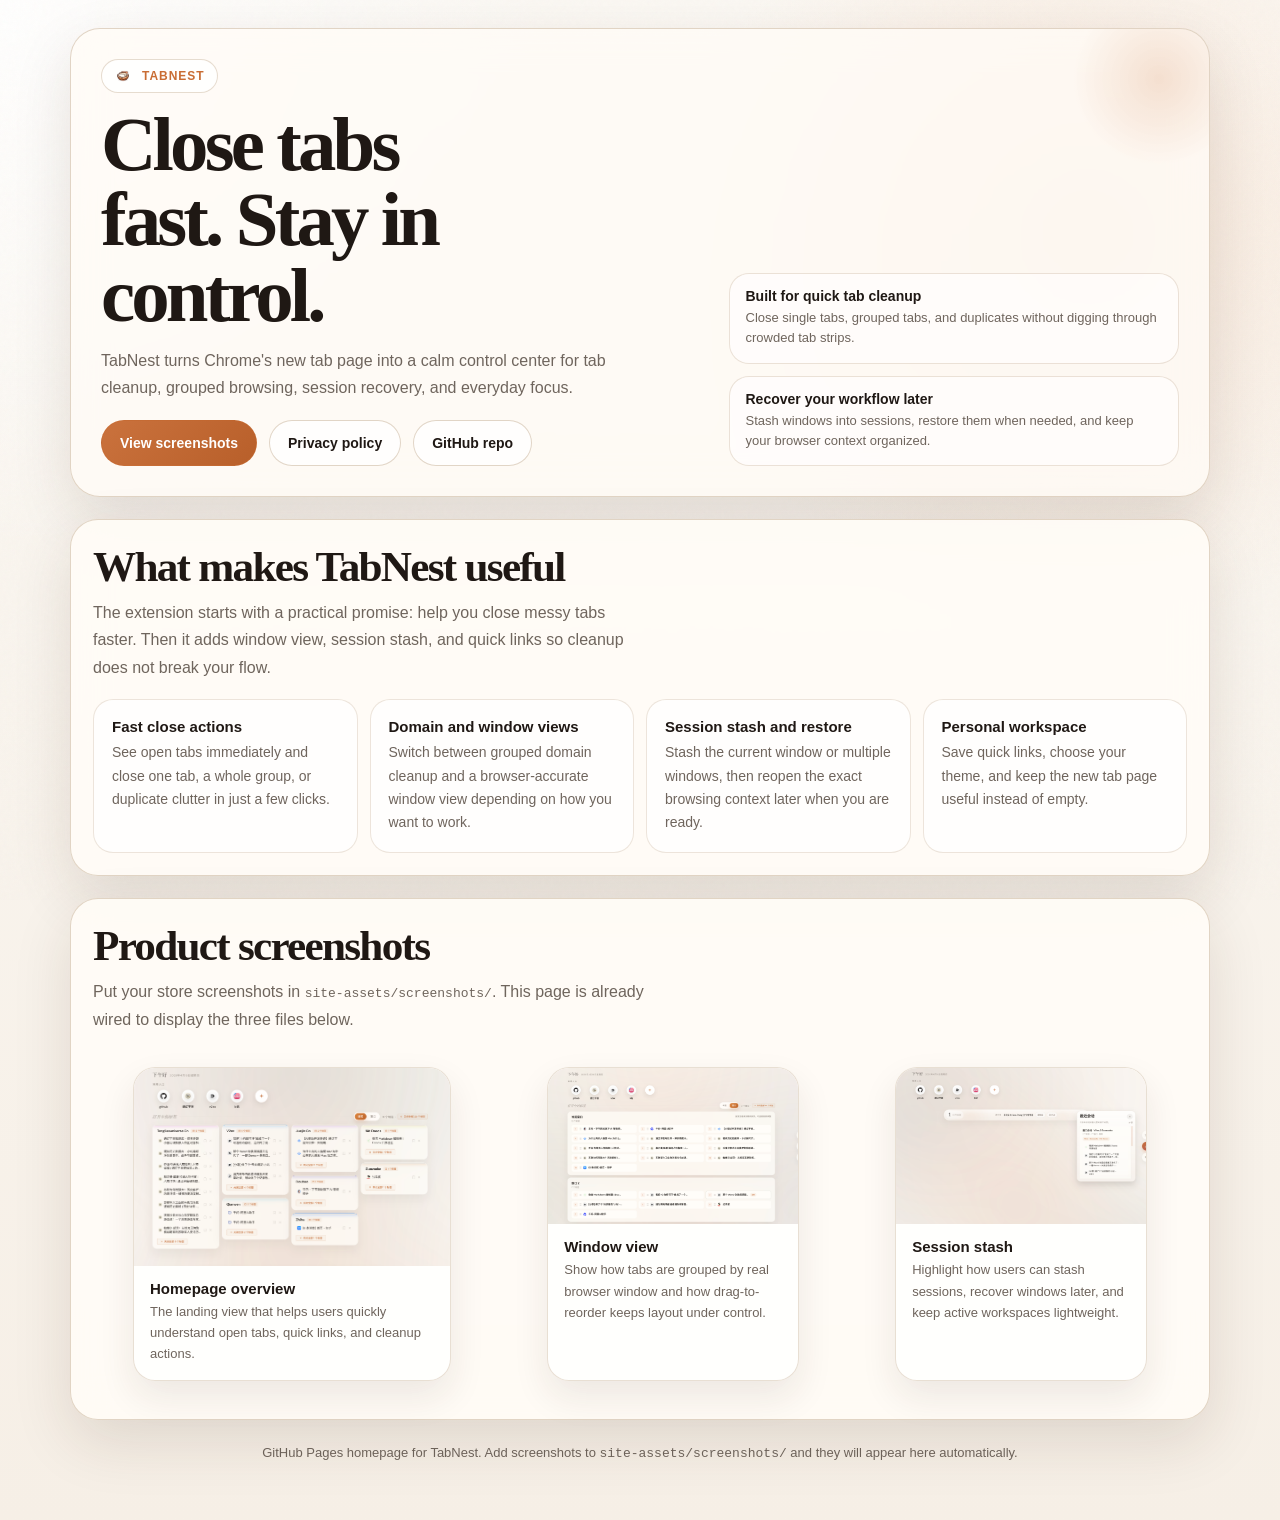
<file: index.html>
<!DOCTYPE html>
<html lang="en">
<head>
  <meta charset="UTF-8">
  <meta name="viewport" content="width=device-width, initial-scale=1.0">
  <title>TabNest</title>
  <meta name="description" content="TabNest helps you quickly close, organize, and restore browser tabs from a calm new tab workspace.">
  <style>
    :root {
      --bg: #f6efe6;
      --surface: rgba(255, 252, 247, 0.78);
      --surface-strong: rgba(255, 252, 247, 0.92);
      --border: rgba(210, 191, 170, 0.65);
      --ink: #1f1814;
      --muted: #6f655d;
      --accent: #c96d34;
      --accent-soft: rgba(201, 109, 52, 0.12);
      --sage: #5a7a62;
      --shadow: 0 22px 60px rgba(57, 35, 19, 0.12);
    }

    * {
      box-sizing: border-box;
    }

    html {
      scroll-behavior: smooth;
    }

    body {
      margin: 0;
      font-family: -apple-system, BlinkMacSystemFont, "Segoe UI", "PingFang SC", "Hiragino Sans GB", "Microsoft YaHei", sans-serif;
      color: var(--ink);
      background:
        radial-gradient(circle at top left, rgba(255, 255, 255, 0.86), transparent 28%),
        radial-gradient(circle at 85% 15%, rgba(242, 204, 177, 0.35), transparent 24%),
        linear-gradient(180deg, #fbf8f3 0%, var(--bg) 100%);
      min-height: 100vh;
    }

    body::before {
      content: "";
      position: fixed;
      inset: 0;
      background-image: url("data:image/svg+xml,%3Csvg viewBox='0 0 240 240' xmlns='http://www.w3.org/2000/svg'%3E%3Cfilter id='n'%3E%3CfeTurbulence type='fractalNoise' baseFrequency='0.85' numOctaves='3' stitchTiles='stitch'/%3E%3C/filter%3E%3Crect width='100%25' height='100%25' filter='url(%23n)' opacity='0.025'/%3E%3C/svg%3E");
      pointer-events: none;
      opacity: 0.7;
    }

    a {
      color: inherit;
      text-decoration: none;
    }

    .page {
      width: min(1140px, calc(100vw - 24px));
      margin: 0 auto;
      padding: 20px 0 56px;
      position: relative;
      z-index: 1;
    }

    .hero {
      display: grid;
      grid-template-columns: 1fr;
      gap: 18px;
      padding: 22px;
      border: 1px solid var(--border);
      border-radius: 30px;
      background: var(--surface);
      backdrop-filter: blur(18px);
      box-shadow: var(--shadow);
      overflow: hidden;
      position: relative;
    }

    .hero::after {
      content: "";
      position: absolute;
      right: -40px;
      top: -40px;
      width: 180px;
      height: 180px;
      background: radial-gradient(circle, rgba(201, 109, 52, 0.18), transparent 68%);
      pointer-events: none;
    }

    .eyebrow {
      display: inline-flex;
      align-items: center;
      gap: 10px;
      width: fit-content;
      padding: 7px 12px;
      border-radius: 999px;
      background: rgba(255, 255, 255, 0.72);
      border: 1px solid rgba(210, 191, 170, 0.55);
      color: var(--accent);
      font-size: 12px;
      font-weight: 700;
      letter-spacing: 0.08em;
      text-transform: uppercase;
    }

    .eyebrow img {
      width: 18px;
      height: 18px;
      border-radius: 4px;
    }

    h1 {
      margin: 0;
      font-family: Georgia, "Times New Roman", "Songti SC", serif;
      font-size: clamp(2.5rem, 9vw, 4.8rem);
      line-height: 0.98;
      letter-spacing: -0.05em;
      max-width: 9ch;
    }

    .hero-copy {
      display: grid;
      gap: 14px;
      max-width: 62ch;
    }

    .hero-copy p {
      margin: 0;
      color: var(--muted);
      font-size: 1rem;
      line-height: 1.72;
    }

    .hero-actions {
      display: flex;
      flex-wrap: wrap;
      gap: 12px;
      margin-top: 4px;
    }

    .button {
      min-height: 46px;
      padding: 0 18px;
      border-radius: 999px;
      border: 1px solid var(--border);
      display: inline-flex;
      align-items: center;
      justify-content: center;
      font-size: 14px;
      font-weight: 700;
      transition: transform 0.2s ease, border-color 0.2s ease, background 0.2s ease, box-shadow 0.2s ease;
    }

    .button:hover {
      transform: translateY(-1px);
      box-shadow: 0 12px 24px rgba(57, 35, 19, 0.08);
    }

    .button-primary {
      background: linear-gradient(135deg, #ca723d, #b85f2a);
      color: #fff;
      border-color: rgba(201, 109, 52, 0.4);
    }

    .button-secondary {
      background: rgba(255, 255, 255, 0.78);
      color: var(--ink);
    }

    .stats {
      display: grid;
      grid-template-columns: repeat(2, minmax(0, 1fr));
      gap: 12px;
      margin-top: 6px;
    }

    .stat {
      padding: 14px 16px;
      border-radius: 20px;
      background: rgba(255, 255, 255, 0.6);
      border: 1px solid rgba(210, 191, 170, 0.45);
    }

    .stat strong {
      display: block;
      font-size: 14px;
      margin-bottom: 4px;
    }

    .stat span {
      color: var(--muted);
      font-size: 13px;
      line-height: 1.55;
    }

    .section {
      margin-top: 22px;
      padding: 22px;
      border-radius: 28px;
      border: 1px solid var(--border);
      background: var(--surface-strong);
      box-shadow: var(--shadow);
      backdrop-filter: blur(18px);
    }

    .section-heading {
      display: grid;
      gap: 8px;
      margin-bottom: 18px;
    }

    .section-heading h2 {
      margin: 0;
      font-family: Georgia, "Times New Roman", "Songti SC", serif;
      font-size: clamp(1.8rem, 5vw, 2.7rem);
      letter-spacing: -0.04em;
    }

    .section-heading p {
      margin: 0;
      color: var(--muted);
      max-width: 62ch;
      line-height: 1.72;
    }

    .feature-grid {
      display: grid;
      grid-template-columns: 1fr;
      gap: 12px;
    }

    .feature {
      padding: 18px;
      border-radius: 20px;
      background: rgba(255, 255, 255, 0.7);
      border: 1px solid rgba(210, 191, 170, 0.4);
    }

    .feature strong {
      display: block;
      margin-bottom: 6px;
      font-size: 15px;
    }

    .feature p {
      margin: 0;
      color: var(--muted);
      font-size: 14px;
      line-height: 1.66;
    }

    .shot-grid {
      display: grid;
      grid-template-columns: 1fr;
      gap: 16px;
    }

    .shot-card {
      overflow: hidden;
      border-radius: 22px;
      background: rgba(255, 255, 255, 0.76);
      border: 1px solid rgba(210, 191, 170, 0.5);
      box-shadow: 0 16px 36px rgba(57, 35, 19, 0.09);
    }

    .shot-frame {
      position: relative;
      aspect-ratio: 16 / 10;
      background:
        linear-gradient(180deg, rgba(255, 248, 241, 0.9), rgba(249, 243, 236, 0.84));
      display: grid;
      place-items: center;
      overflow: hidden;
    }

    .shot-frame img {
      width: 100%;
      height: 100%;
      object-fit: cover;
      display: block;
    }

    .shot-card.is-missing .shot-frame {
      background:
        radial-gradient(circle at top right, rgba(201, 109, 52, 0.12), transparent 32%),
        linear-gradient(180deg, rgba(255, 251, 245, 0.95), rgba(247, 241, 234, 0.9));
    }

    .shot-card.is-missing .shot-frame::before {
      content: "Drop screenshot here";
      display: inline-flex;
      align-items: center;
      justify-content: center;
      width: min(76%, 320px);
      min-height: 52px;
      padding: 18px 20px;
      border-radius: 18px;
      border: 1.5px dashed rgba(201, 109, 52, 0.34);
      background: rgba(255, 255, 255, 0.64);
      color: var(--accent);
      font-size: 14px;
      font-weight: 700;
      letter-spacing: 0.04em;
      text-transform: uppercase;
    }

    .shot-card figcaption {
      display: grid;
      gap: 4px;
      padding: 14px 16px 16px;
    }

    .shot-card strong {
      font-size: 15px;
    }

    .shot-card span {
      color: var(--muted);
      font-size: 13px;
      line-height: 1.62;
    }

    .footer {
      margin-top: 22px;
      text-align: center;
      color: var(--muted);
      font-size: 13px;
      line-height: 1.7;
    }

    .footer a {
      color: var(--accent);
      font-weight: 700;
    }

    @media (min-width: 768px) {
      .page {
        width: min(1140px, calc(100vw - 48px));
        padding-top: 28px;
      }

      .hero {
        grid-template-columns: minmax(0, 1.15fr) minmax(280px, 0.85fr);
        align-items: end;
        padding: 30px;
      }

      .stats {
        grid-template-columns: 1fr;
      }

      .feature-grid {
        grid-template-columns: repeat(2, minmax(0, 1fr));
      }

      .shot-grid {
        grid-template-columns: repeat(2, minmax(0, 1fr));
      }

      .shot-card:first-child {
        grid-column: span 2;
      }
    }

    @media (min-width: 1024px) {
      .feature-grid {
        grid-template-columns: repeat(4, minmax(0, 1fr));
      }

      .shot-grid {
        grid-template-columns: 1.2fr 1fr 1fr;
      }

      .shot-card:first-child {
        grid-column: auto;
      }
    }
  </style>
</head>
<body>
  <main class="page">
    <section class="hero">
      <div class="hero-copy">
        <div class="eyebrow">
          <img src="extension/icons/icon48.png" alt="">
          TabNest
        </div>
        <h1>Close tabs fast. Stay in control.</h1>
        <p>
          TabNest turns Chrome's new tab page into a calm control center for tab cleanup, grouped browsing, session recovery, and everyday focus.
        </p>
        <div class="hero-actions">
          <a class="button button-primary" href="#screenshots">View screenshots</a>
          <a class="button button-secondary" href="privacy-policy.html">Privacy policy</a>
          <a class="button button-secondary" href="https://github.com/Acorn2/tab-nest" target="_blank" rel="noopener noreferrer">GitHub repo</a>
        </div>
      </div>

      <div class="stats">
        <div class="stat">
          <strong>Built for quick tab cleanup</strong>
          <span>Close single tabs, grouped tabs, and duplicates without digging through crowded tab strips.</span>
        </div>
        <div class="stat">
          <strong>Recover your workflow later</strong>
          <span>Stash windows into sessions, restore them when needed, and keep your browser context organized.</span>
        </div>
      </div>
    </section>

    <section class="section">
      <div class="section-heading">
        <h2>What makes TabNest useful</h2>
        <p>
          The extension starts with a practical promise: help you close messy tabs faster. Then it adds window view, session stash, and quick links so cleanup does not break your flow.
        </p>
      </div>
      <div class="feature-grid">
        <article class="feature">
          <strong>Fast close actions</strong>
          <p>See open tabs immediately and close one tab, a whole group, or duplicate clutter in just a few clicks.</p>
        </article>
        <article class="feature">
          <strong>Domain and window views</strong>
          <p>Switch between grouped domain cleanup and a browser-accurate window view depending on how you want to work.</p>
        </article>
        <article class="feature">
          <strong>Session stash and restore</strong>
          <p>Stash the current window or multiple windows, then reopen the exact browsing context later when you are ready.</p>
        </article>
        <article class="feature">
          <strong>Personal workspace</strong>
          <p>Save quick links, choose your theme, and keep the new tab page useful instead of empty.</p>
        </article>
      </div>
    </section>

    <section class="section" id="screenshots">
      <div class="section-heading">
        <h2>Product screenshots</h2>
        <p>
          Put your store screenshots in <code>site-assets/screenshots/</code>. This page is already wired to display the three files below.
        </p>
      </div>

      <div class="shot-grid">
        <figure class="shot-card" data-shot-card>
          <div class="shot-frame">
            <img src="site-assets/screenshots/homepage.png" alt="TabNest homepage screenshot" data-shot-image>
          </div>
          <figcaption>
            <strong>Homepage overview</strong>
            <span>The landing view that helps users quickly understand open tabs, quick links, and cleanup actions.</span>
          </figcaption>
        </figure>

        <figure class="shot-card" data-shot-card>
          <div class="shot-frame">
            <img src="site-assets/screenshots/windowsPage.png" alt="TabNest window view screenshot" data-shot-image>
          </div>
          <figcaption>
            <strong>Window view</strong>
            <span>Show how tabs are grouped by real browser window and how drag-to-reorder keeps layout under control.</span>
          </figcaption>
        </figure>

        <figure class="shot-card" data-shot-card>
          <div class="shot-frame">
            <img src="site-assets/screenshots/opensession.png" alt="TabNest session stash screenshot" data-shot-image>
          </div>
          <figcaption>
            <strong>Session stash</strong>
            <span>Highlight how users can stash sessions, recover windows later, and keep active workspaces lightweight.</span>
          </figcaption>
        </figure>
      </div>
    </section>

    <div class="footer">
      GitHub Pages homepage for TabNest. Add screenshots to <code>site-assets/screenshots/</code> and they will appear here automatically.
    </div>
  </main>

  <script>
    document.querySelectorAll('[data-shot-card]').forEach(card => {
      const image = card.querySelector('[data-shot-image]');
      if (!image) return;

      image.addEventListener('error', () => {
        card.classList.add('is-missing');
        image.remove();
      }, { once: true });
    });
  </script>
</body>
</html>
</file>
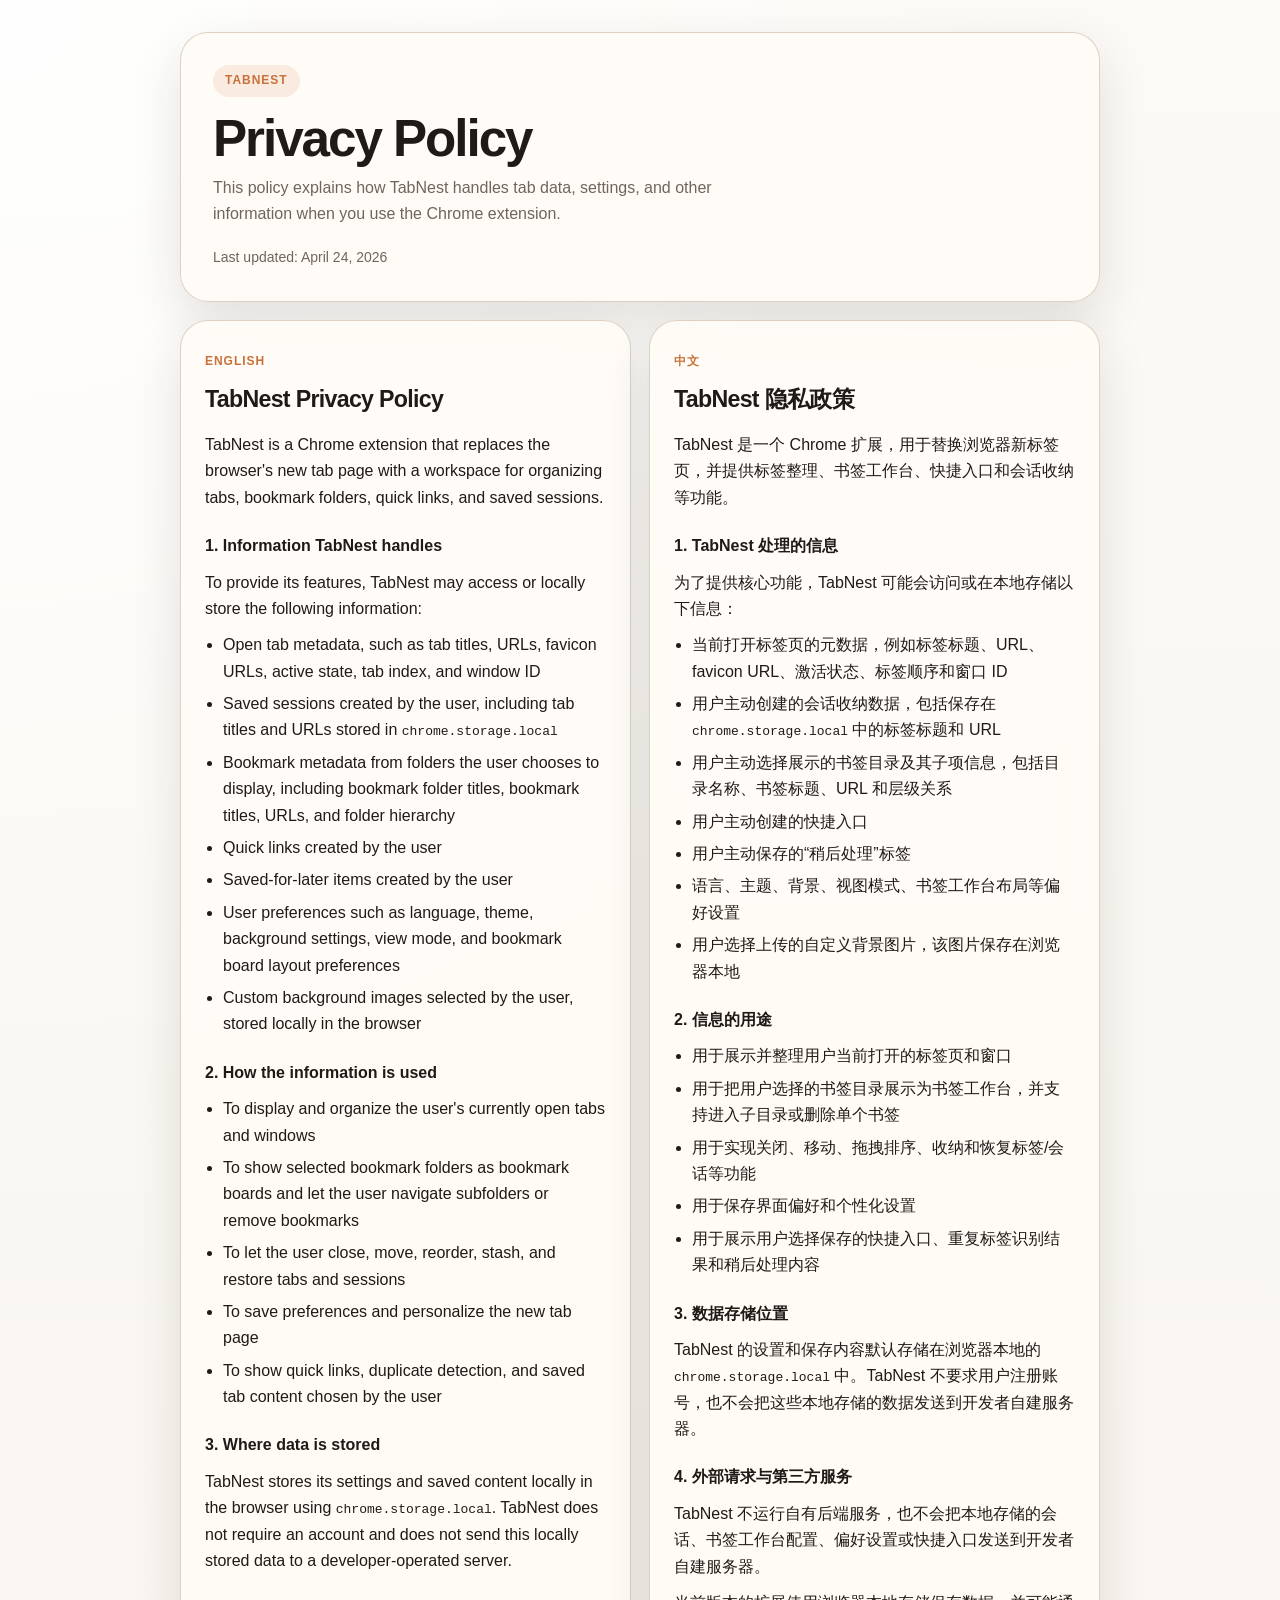
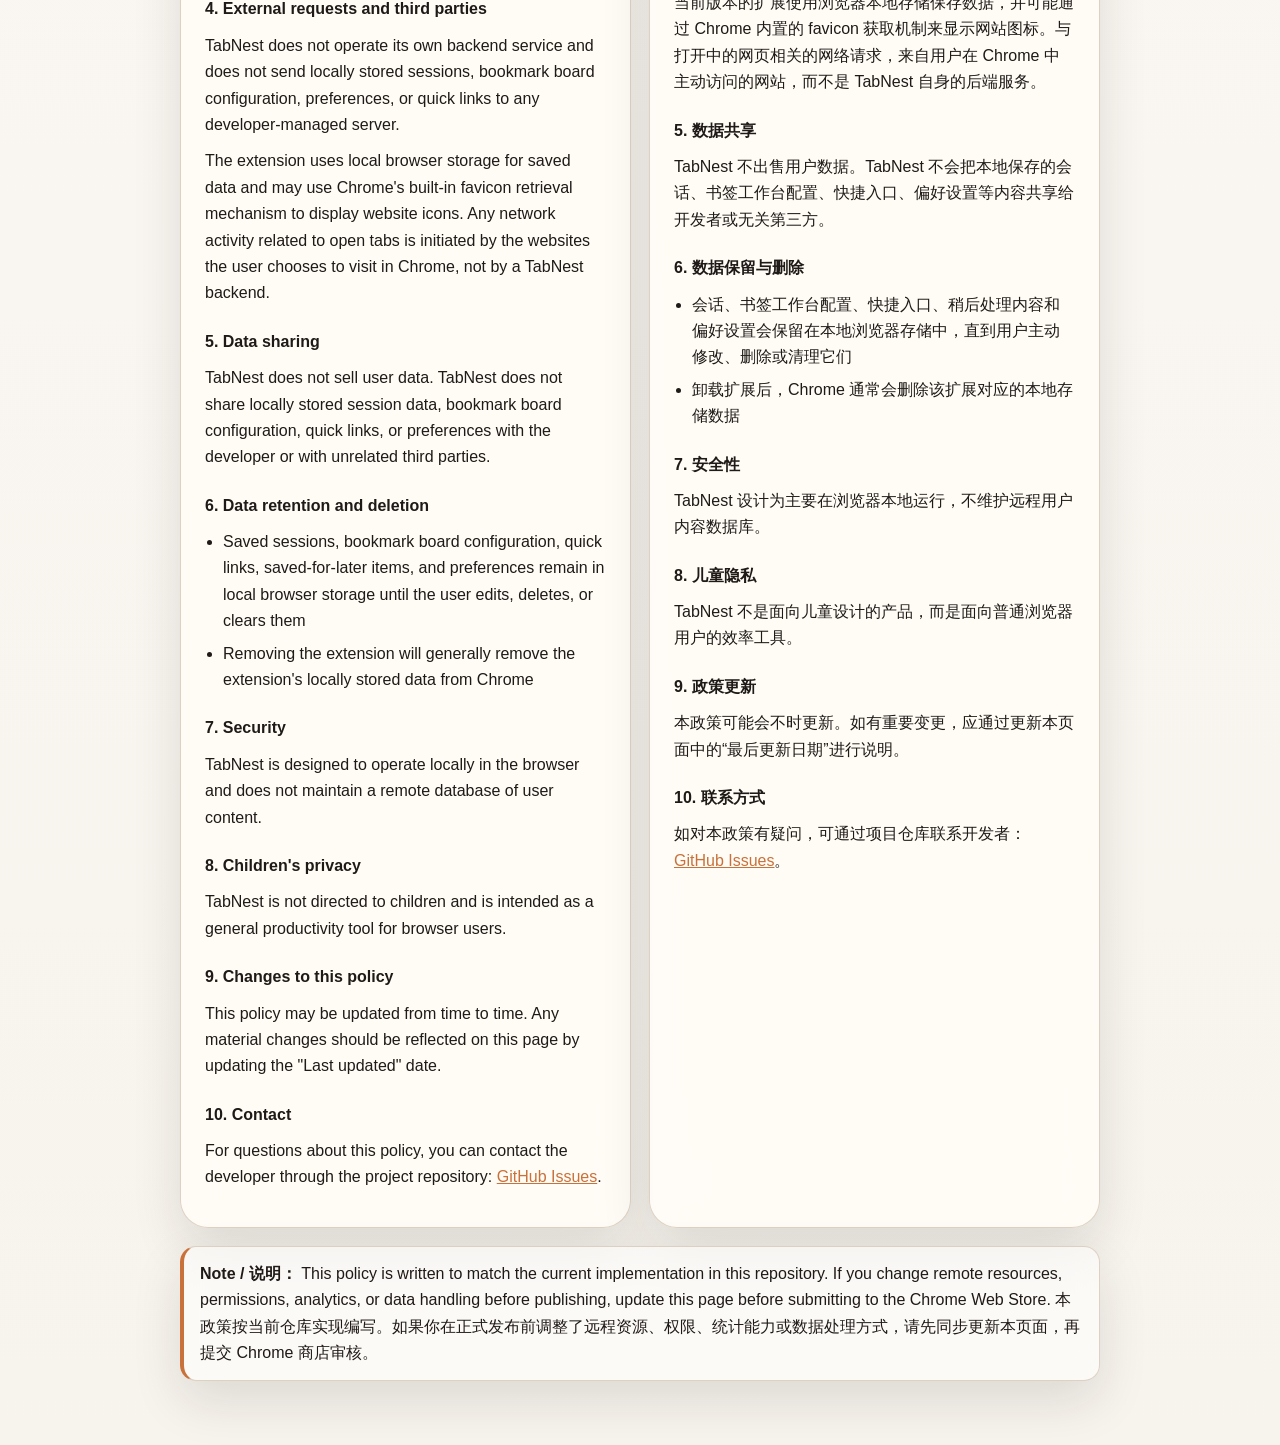
<file: privacy-policy.html>
<!DOCTYPE html>
<html lang="en">
<head>
  <meta charset="UTF-8">
  <meta name="viewport" content="width=device-width, initial-scale=1.0">
  <title>TabNest Privacy Policy</title>
  <style>
    :root {
      --bg: #f7f3ed;
      --panel: rgba(255, 252, 247, 0.92);
      --panel-border: rgba(209, 193, 176, 0.72);
      --ink: #1f1a17;
      --muted: #6f655d;
      --accent: #c8713a;
      --accent-soft: rgba(200, 113, 58, 0.12);
      --shadow: 0 20px 50px rgba(37, 29, 24, 0.12);
    }

    * {
      box-sizing: border-box;
    }

    body {
      margin: 0;
      font-family: -apple-system, BlinkMacSystemFont, "Segoe UI", sans-serif;
      color: var(--ink);
      background:
        radial-gradient(circle at top left, rgba(255, 255, 255, 0.9), transparent 34%),
        linear-gradient(180deg, #fcfaf6 0%, var(--bg) 100%);
      line-height: 1.65;
    }

    main {
      width: min(920px, calc(100vw - 32px));
      margin: 32px auto 64px;
    }

    .hero,
    .card {
      border: 1px solid var(--panel-border);
      background: var(--panel);
      border-radius: 28px;
      box-shadow: var(--shadow);
      backdrop-filter: blur(14px);
    }

    .hero {
      padding: 32px;
      margin-bottom: 18px;
    }

    .eyebrow {
      display: inline-flex;
      align-items: center;
      padding: 6px 12px;
      border-radius: 999px;
      background: var(--accent-soft);
      color: var(--accent);
      font-size: 12px;
      font-weight: 700;
      letter-spacing: 0.08em;
      text-transform: uppercase;
    }

    h1 {
      margin: 16px 0 10px;
      font-size: clamp(2rem, 4vw, 3.3rem);
      line-height: 1.02;
      letter-spacing: -0.04em;
    }

    .subtitle {
      margin: 0;
      max-width: 60ch;
      color: var(--muted);
      font-size: 1rem;
    }

    .meta {
      margin-top: 18px;
      color: var(--muted);
      font-size: 14px;
    }

    .grid {
      display: grid;
      grid-template-columns: 1fr 1fr;
      gap: 18px;
    }

    .card {
      padding: 26px 24px;
    }

    h2 {
      margin: 0 0 14px;
      font-size: 1.45rem;
      letter-spacing: -0.03em;
    }

    h3 {
      margin: 22px 0 8px;
      font-size: 1rem;
    }

    p {
      margin: 10px 0;
    }

    ul {
      margin: 10px 0 0;
      padding-left: 18px;
    }

    li + li {
      margin-top: 6px;
    }

    .lang-label {
      display: inline-block;
      margin-bottom: 8px;
      color: var(--accent);
      font-size: 12px;
      font-weight: 700;
      letter-spacing: 0.08em;
      text-transform: uppercase;
    }

    .notice {
      border-left: 4px solid var(--accent);
      background: rgba(255, 255, 255, 0.55);
      border-radius: 16px;
      padding: 14px 16px;
      margin-top: 18px;
    }

    a {
      color: var(--accent);
    }

    @media (max-width: 760px) {
      main {
        width: min(100vw - 20px, 920px);
        margin: 10px auto 24px;
      }

      .hero,
      .card {
        border-radius: 22px;
      }

      .hero {
        padding: 24px 18px;
      }

      .card {
        padding: 20px 18px;
      }

      .grid {
        grid-template-columns: 1fr;
      }
    }
  </style>
</head>
<body>
  <main>
    <section class="hero">
      <div class="eyebrow">TabNest</div>
      <h1>Privacy Policy</h1>
      <p class="subtitle">
        This policy explains how TabNest handles tab data, settings, and other information when you use the Chrome extension.
      </p>
      <div class="meta">Last updated: April 24, 2026</div>
    </section>

    <div class="grid">
      <section class="card">
        <div class="lang-label">English</div>
        <h2>TabNest Privacy Policy</h2>

        <p>
          TabNest is a Chrome extension that replaces the browser's new tab page with a workspace for organizing tabs, bookmark folders, quick links, and saved sessions.
        </p>

        <h3>1. Information TabNest handles</h3>
        <p>To provide its features, TabNest may access or locally store the following information:</p>
        <ul>
          <li>Open tab metadata, such as tab titles, URLs, favicon URLs, active state, tab index, and window ID</li>
          <li>Saved sessions created by the user, including tab titles and URLs stored in <code>chrome.storage.local</code></li>
          <li>Bookmark metadata from folders the user chooses to display, including bookmark folder titles, bookmark titles, URLs, and folder hierarchy</li>
          <li>Quick links created by the user</li>
          <li>Saved-for-later items created by the user</li>
          <li>User preferences such as language, theme, background settings, view mode, and bookmark board layout preferences</li>
          <li>Custom background images selected by the user, stored locally in the browser</li>
        </ul>

        <h3>2. How the information is used</h3>
        <ul>
          <li>To display and organize the user's currently open tabs and windows</li>
          <li>To show selected bookmark folders as bookmark boards and let the user navigate subfolders or remove bookmarks</li>
          <li>To let the user close, move, reorder, stash, and restore tabs and sessions</li>
          <li>To save preferences and personalize the new tab page</li>
          <li>To show quick links, duplicate detection, and saved tab content chosen by the user</li>
        </ul>

        <h3>3. Where data is stored</h3>
        <p>
          TabNest stores its settings and saved content locally in the browser using <code>chrome.storage.local</code>. TabNest does not require an account and does not send this locally stored data to a developer-operated server.
        </p>

        <h3>4. External requests and third parties</h3>
        <p>
          TabNest does not operate its own backend service and does not send locally stored sessions, bookmark board configuration, preferences, or quick links to any developer-managed server.
        </p>
        <p>
          The extension uses local browser storage for saved data and may use Chrome's built-in favicon retrieval mechanism to display website icons. Any network activity related to open tabs is initiated by the websites the user chooses to visit in Chrome, not by a TabNest backend.
        </p>

        <h3>5. Data sharing</h3>
        <p>
          TabNest does not sell user data. TabNest does not share locally stored session data, bookmark board configuration, quick links, or preferences with the developer or with unrelated third parties.
        </p>

        <h3>6. Data retention and deletion</h3>
        <ul>
          <li>Saved sessions, bookmark board configuration, quick links, saved-for-later items, and preferences remain in local browser storage until the user edits, deletes, or clears them</li>
          <li>Removing the extension will generally remove the extension's locally stored data from Chrome</li>
        </ul>

        <h3>7. Security</h3>
        <p>
          TabNest is designed to operate locally in the browser and does not maintain a remote database of user content.
        </p>

        <h3>8. Children's privacy</h3>
        <p>
          TabNest is not directed to children and is intended as a general productivity tool for browser users.
        </p>

        <h3>9. Changes to this policy</h3>
        <p>
          This policy may be updated from time to time. Any material changes should be reflected on this page by updating the "Last updated" date.
        </p>

        <h3>10. Contact</h3>
        <p>
          For questions about this policy, you can contact the developer through the project repository:
          <a href="https://github.com/Acorn2/tab-nest/issues" target="_blank" rel="noopener noreferrer">GitHub Issues</a>.
        </p>
      </section>

      <section class="card">
        <div class="lang-label">中文</div>
        <h2>TabNest 隐私政策</h2>

        <p>
          TabNest 是一个 Chrome 扩展，用于替换浏览器新标签页，并提供标签整理、书签工作台、快捷入口和会话收纳等功能。
        </p>

        <h3>1. TabNest 处理的信息</h3>
        <p>为了提供核心功能，TabNest 可能会访问或在本地存储以下信息：</p>
        <ul>
          <li>当前打开标签页的元数据，例如标签标题、URL、favicon URL、激活状态、标签顺序和窗口 ID</li>
          <li>用户主动创建的会话收纳数据，包括保存在 <code>chrome.storage.local</code> 中的标签标题和 URL</li>
          <li>用户主动选择展示的书签目录及其子项信息，包括目录名称、书签标题、URL 和层级关系</li>
          <li>用户主动创建的快捷入口</li>
          <li>用户主动保存的“稍后处理”标签</li>
          <li>语言、主题、背景、视图模式、书签工作台布局等偏好设置</li>
          <li>用户选择上传的自定义背景图片，该图片保存在浏览器本地</li>
        </ul>

        <h3>2. 信息的用途</h3>
        <ul>
          <li>用于展示并整理用户当前打开的标签页和窗口</li>
          <li>用于把用户选择的书签目录展示为书签工作台，并支持进入子目录或删除单个书签</li>
          <li>用于实现关闭、移动、拖拽排序、收纳和恢复标签/会话等功能</li>
          <li>用于保存界面偏好和个性化设置</li>
          <li>用于展示用户选择保存的快捷入口、重复标签识别结果和稍后处理内容</li>
        </ul>

        <h3>3. 数据存储位置</h3>
        <p>
          TabNest 的设置和保存内容默认存储在浏览器本地的 <code>chrome.storage.local</code> 中。TabNest 不要求用户注册账号，也不会把这些本地存储的数据发送到开发者自建服务器。
        </p>

        <h3>4. 外部请求与第三方服务</h3>
        <p>
          TabNest 不运行自有后端服务，也不会把本地存储的会话、书签工作台配置、偏好设置或快捷入口发送到开发者自建服务器。
        </p>
        <p>
          当前版本的扩展使用浏览器本地存储保存数据，并可能通过 Chrome 内置的 favicon 获取机制来显示网站图标。与打开中的网页相关的网络请求，来自用户在 Chrome 中主动访问的网站，而不是 TabNest 自身的后端服务。
        </p>

        <h3>5. 数据共享</h3>
        <p>
          TabNest 不出售用户数据。TabNest 不会把本地保存的会话、书签工作台配置、快捷入口、偏好设置等内容共享给开发者或无关第三方。
        </p>

        <h3>6. 数据保留与删除</h3>
        <ul>
          <li>会话、书签工作台配置、快捷入口、稍后处理内容和偏好设置会保留在本地浏览器存储中，直到用户主动修改、删除或清理它们</li>
          <li>卸载扩展后，Chrome 通常会删除该扩展对应的本地存储数据</li>
        </ul>

        <h3>7. 安全性</h3>
        <p>
          TabNest 设计为主要在浏览器本地运行，不维护远程用户内容数据库。
        </p>

        <h3>8. 儿童隐私</h3>
        <p>
          TabNest 不是面向儿童设计的产品，而是面向普通浏览器用户的效率工具。
        </p>

        <h3>9. 政策更新</h3>
        <p>
          本政策可能会不时更新。如有重要变更，应通过更新本页面中的“最后更新日期”进行说明。
        </p>

        <h3>10. 联系方式</h3>
        <p>
          如对本政策有疑问，可通过项目仓库联系开发者：
          <a href="https://github.com/Acorn2/tab-nest/issues" target="_blank" rel="noopener noreferrer">GitHub Issues</a>。
        </p>
      </section>
    </div>

    <section class="card notice">
      <strong>Note / 说明：</strong>
      This policy is written to match the current implementation in this repository. If you change remote resources, permissions, analytics, or data handling before publishing, update this page before submitting to the Chrome Web Store.
      本政策按当前仓库实现编写。如果你在正式发布前调整了远程资源、权限、统计能力或数据处理方式，请先同步更新本页面，再提交 Chrome 商店审核。
    </section>
  </main>
</body>
</html>
</file>
